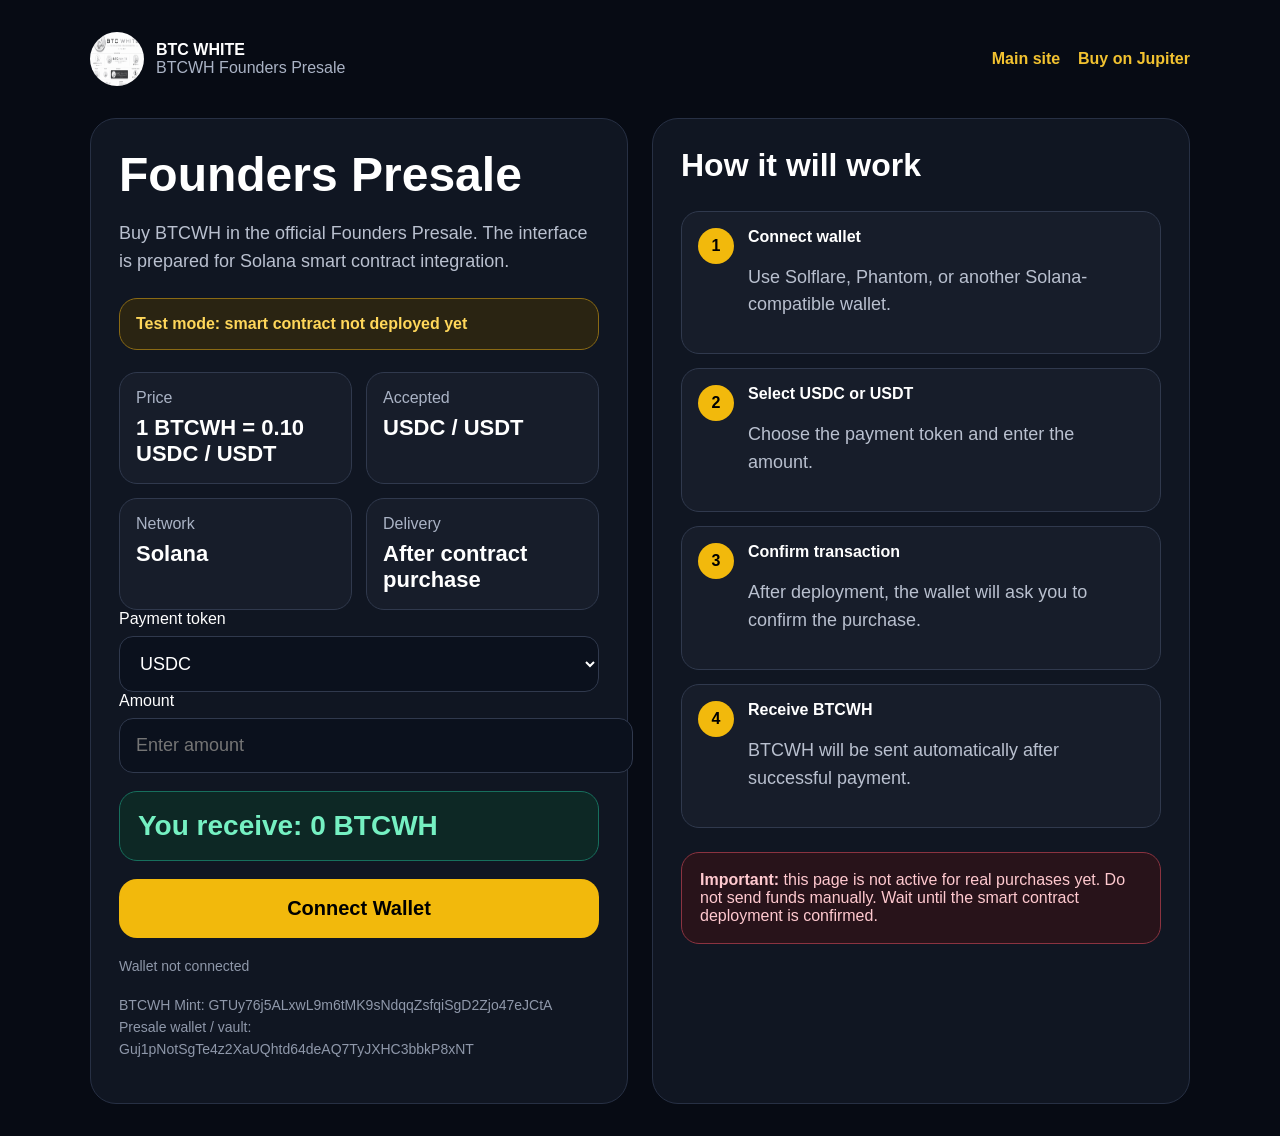
<file: presale.html>
<!doctype html>
<html lang="en">
<head>
<meta charset="utf-8">
<meta name="viewport" content="width=device-width, initial-scale=1">
<title>BTCWH Founders Presale</title>
<style>
body{margin:0;font-family:Arial,Helvetica,sans-serif;background:#070b14;color:#fff}
.wrap{max-width:1100px;margin:auto;padding:32px}
.header{display:flex;align-items:center;justify-content:space-between;margin-bottom:32px}
.logo{display:flex;align-items:center;gap:12px}
.logo img{width:54px;height:54px;border-radius:50%}
a{color:#f2c230;text-decoration:none;font-weight:700}
.grid{display:grid;grid-template-columns:1fr 1fr;gap:24px}
.card{background:#101622;border:1px solid #273044;border-radius:26px;padding:28px}
h1{font-size:48px;margin:0 0 16px}
h2{font-size:32px;margin-top:0}
p{color:#b9c0cf;line-height:1.55;font-size:18px}
.notice{border:1px solid #8a6a14;background:#2a2412;color:#ffd75a;padding:16px;border-radius:18px;font-weight:700;margin:22px 0}
.info{display:grid;grid-template-columns:1fr 1fr;gap:14px;margin-top:20px}
.box{background:#171d2a;border:1px solid #30394d;border-radius:18px;padding:16px}
.box span{display:block;color:#aab3c5;margin-bottom:8px}
.big{font-size:22px;font-weight:800}
button{width:100%;padding:18px;border:0;border-radius:18px;background:#f2b90c;color:#000;font-size:20px;font-weight:900;margin-top:18px}
input,select{width:100%;padding:16px;border-radius:14px;border:1px solid #30394d;background:#0b111d;color:#fff;font-size:18px;margin-top:8px}
.receive{background:#0d2825;border:1px solid #176f5d;color:#75f0c2;padding:18px;border-radius:18px;font-size:28px;font-weight:900;margin-top:18px}
.step{display:flex;gap:14px;background:#171d2a;border:1px solid #30394d;border-radius:18px;padding:16px;margin:14px 0}
.num{background:#f2b90c;color:#000;border-radius:50%;min-width:36px;height:36px;display:flex;align-items:center;justify-content:center;font-weight:900}
.warn{border:1px solid #8b3340;background:#28131a;color:#ffc9cf;padding:18px;border-radius:18px;margin-top:24px}
.small{font-size:14px;color:#8f98aa;margin-top:18px}
@media(max-width:800px){.grid,.info{grid-template-columns:1fr}h1{font-size:38px}.wrap{padding:20px}}
</style>
</head>
<body>
<div class="wrap">
  <div class="header">
    <div class="logo">
      <img src="btcwh-logo.png" alt="BTCWH">
      <div><b>BTC WHITE</b><br><span style="color:#aab3c5">BTCWH Founders Presale</span></div>
    </div>
    <div>
      <a href="index.html">Main site</a> &nbsp;&nbsp;
      <a href="https://jup.ag" target="_blank">Buy on Jupiter</a>
    </div>
  </div>

  <div class="grid">
    <div class="card">
      <h1>Founders Presale</h1>
      <p>Buy BTCWH in the official Founders Presale. The interface is prepared for Solana smart contract integration.</p>
      <div class="notice">Test mode: smart contract not deployed yet</div>

      <div class="info">
        <div class="box"><span>Price</span><div class="big">1 BTCWH = 0.10 USDC / USDT</div></div>
        <div class="box"><span>Accepted</span><div class="big">USDC / USDT</div></div>
        <div class="box"><span>Network</span><div class="big">Solana</div></div>
        <div class="box"><span>Delivery</span><div class="big">After contract purchase</div></div>
      </div>

      

      <label>Payment token</label>
      <select id="token">
        <option>USDC</option>
        <option>USDT</option>
      </select>

      <label>Amount</label>
      <input id="amount" type="number" placeholder="Enter amount" oninput="calc()">

      <div class="receive">You receive: <span id="receive">0</span> BTCWH</div>

      <button onclick="connectWallet()" id="connectBtn">Connect Wallet</button>
<p id="walletStatus" class="small">Wallet not connected</p>

      <p class="small">
        BTCWH Mint: GTUy76j5ALxwL9m6tMK9sNdqqZsfqiSgD2Zjo47eJCtA<br>
        Presale wallet / vault: Guj1pNotSgTe4z2XaUQhtd64deAQ7TyJXHC3bbkP8xNT
      </p>
    </div>

    <div class="card">
      <h2>How it will work</h2>

      <div class="step"><div class="num">1</div><div><b>Connect wallet</b><br><p>Use Solflare, Phantom, or another Solana-compatible wallet.</p></div></div>
      <div class="step"><div class="num">2</div><div><b>Select USDC or USDT</b><br><p>Choose the payment token and enter the amount.</p></div></div>
      <div class="step"><div class="num">3</div><div><b>Confirm transaction</b><br><p>After deployment, the wallet will ask you to confirm the purchase.</p></div></div>
      <div class="step"><div class="num">4</div><div><b>Receive BTCWH</b><br><p>BTCWH will be sent automatically after successful payment.</p></div></div>

      <div class="warn">
        <b>Important:</b> this page is not active for real purchases yet. Do not send funds manually. Wait until the smart contract deployment is confirmed.
      </div>
    </div>
  </div>
</div>

<script>
function calc(){
  const amount = Number(document.getElementById('amount').value || 0);
  document.getElementById('receive').textContent = amount > 0 ? (amount / 0.10).toLocaleString() : '0';
}
function getSolanaProvider(){
  if (window.phantom && window.phantom.solana) return window.phantom.solana;
  if (window.solana) return window.solana;
  return null;
}
function isMobileDevice(){
  return /Android|iPhone|iPad|iPod/i.test(navigator.userAgent || '');
}
function openInPhantom(){
  const currentUrl = window.location.href;
  const ref = window.location.origin || 'https://btcwh.io';
  const phantomUrl = 'https://phantom.app/ul/browse/' + encodeURIComponent(currentUrl) + '?ref=' + encodeURIComponent(ref);
  window.location.href = phantomUrl;
}
function shortAddress(address){
  return address.slice(0,4) + '...' + address.slice(-4);
}
async function connectWallet(){
  const btn = document.getElementById('connectWalletBtn') || document.getElementById('connectBtn');
  const status = document.getElementById('walletStatus');
  const provider = getSolanaProvider();

  if (!provider) {
    if (isMobileDevice()) {
      if (status) status.textContent = 'Opening Phantom wallet...';
      openInPhantom();
      return;
    }
    alert('Phantom Wallet не найден. Установите Phantom или откройте сайт во встроенном браузере Phantom.');
    return;
  }

  try {
    const response = await provider.connect();
    const address = response.publicKey.toString();
    if (btn) {
      btn.textContent = 'Connected: ' + shortAddress(address);
      btn.classList.add('connected');
    }
    if (status) status.textContent = 'Connected: ' + shortAddress(address);
    localStorage.setItem('btcwh_wallet_connected', address);
  } catch (err) {
    console.error(err);
    if (status) status.textContent = 'Wallet connection cancelled';
    alert('Подключение отменено.');
  }
}
async function restoreWalletConnection(){
  const provider = getSolanaProvider();
  if (!provider) return;
  try {
    const response = await provider.connect({ onlyIfTrusted: true });
    const address = response.publicKey.toString();
    const btn = document.getElementById('connectWalletBtn') || document.getElementById('connectBtn');
    const status = document.getElementById('walletStatus');
    if (btn) {
      btn.textContent = 'Connected: ' + shortAddress(address);
      btn.classList.add('connected');
    }
    if (status) status.textContent = 'Connected: ' + shortAddress(address);
  } catch (e) {}
}
document.addEventListener('DOMContentLoaded', restoreWalletConnection);
</script>
</body>
</html>
</file>
